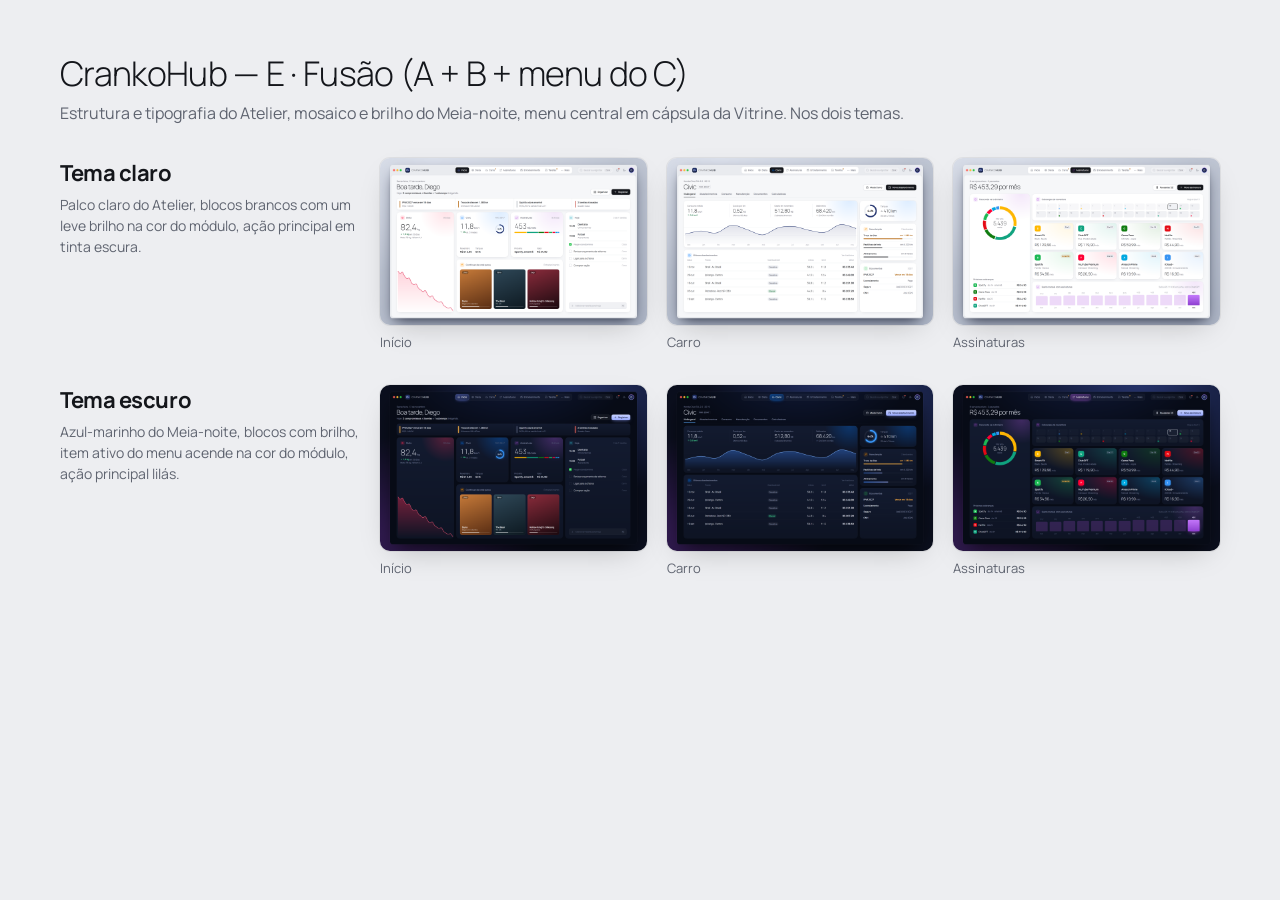
<file: Redesign/visao-fusao.html>
<!doctype html>
<html lang="pt-BR">
<head>
<meta charset="utf-8">
<title>CrankoHub — conceitos de redesign</title>
<link href="https://fonts.googleapis.com/css2?family=Manrope:wght@300..800&display=block" rel="stylesheet">
<style>
  body { margin: 0; padding: 50px 60px; background: #EDEEF1; font-family: Manrope, sans-serif; color: #14161B; }
  h1 { font-size: 34px; font-weight: 300; letter-spacing: -.02em; margin: 0 0 6px; }
  .intro { color: #5F6470; margin: 0 0 34px; font-size: 16px; }
  .linha { display: grid; grid-template-columns: 300px repeat(3, 1fr); gap: 20px; align-items: start; margin-bottom: 34px; }
  .nome b { display: block; font-size: 22px; font-weight: 700; letter-spacing: -.02em; }
  .nome p { color: #5F6470; margin: 6px 0 0; font-size: 14px; line-height: 1.5; }
  img { width: 100%; border-radius: 10px; box-shadow: 0 0 0 1px #0000000f, 0 10px 30px -14px #0004; display: block; }
  .rot { font-size: 13px; color: #5F6470; margin-top: 8px; }
</style>
</head>
<body>
<h1>CrankoHub — E · Fusão (A + B + menu do C)</h1>
<p class="intro">Estrutura e tipografia do Atelier, mosaico e brilho do Meia-noite, menu central em cápsula da Vitrine. Nos dois temas.</p>
<div id="linhas"></div>
<script>
const c = [
  ["claro", "Tema claro", "Palco claro do Atelier, blocos brancos com um leve brilho na cor do módulo, ação principal em tinta escura."],
  ["escuro", "Tema escuro", "Azul-marinho do Meia-noite, blocos com brilho, item ativo do menu acende na cor do módulo, ação principal lilás."],
];
document.getElementById("linhas").innerHTML = c.map(([id, n, d]) => `<div class="linha"><div class="nome"><b>${n}</b><p>${d}</p></div>${["inicio", "carro", "assinaturas"].map(t => `<div><img src="imagens/e-fusao-${t}-${id}.png"><div class="rot">${{ inicio: "Início", carro: "Carro", assinaturas: "Assinaturas" }[t]}</div></div>`).join("")}</div>`).join("");
</script>
</body>
</html>
</file>
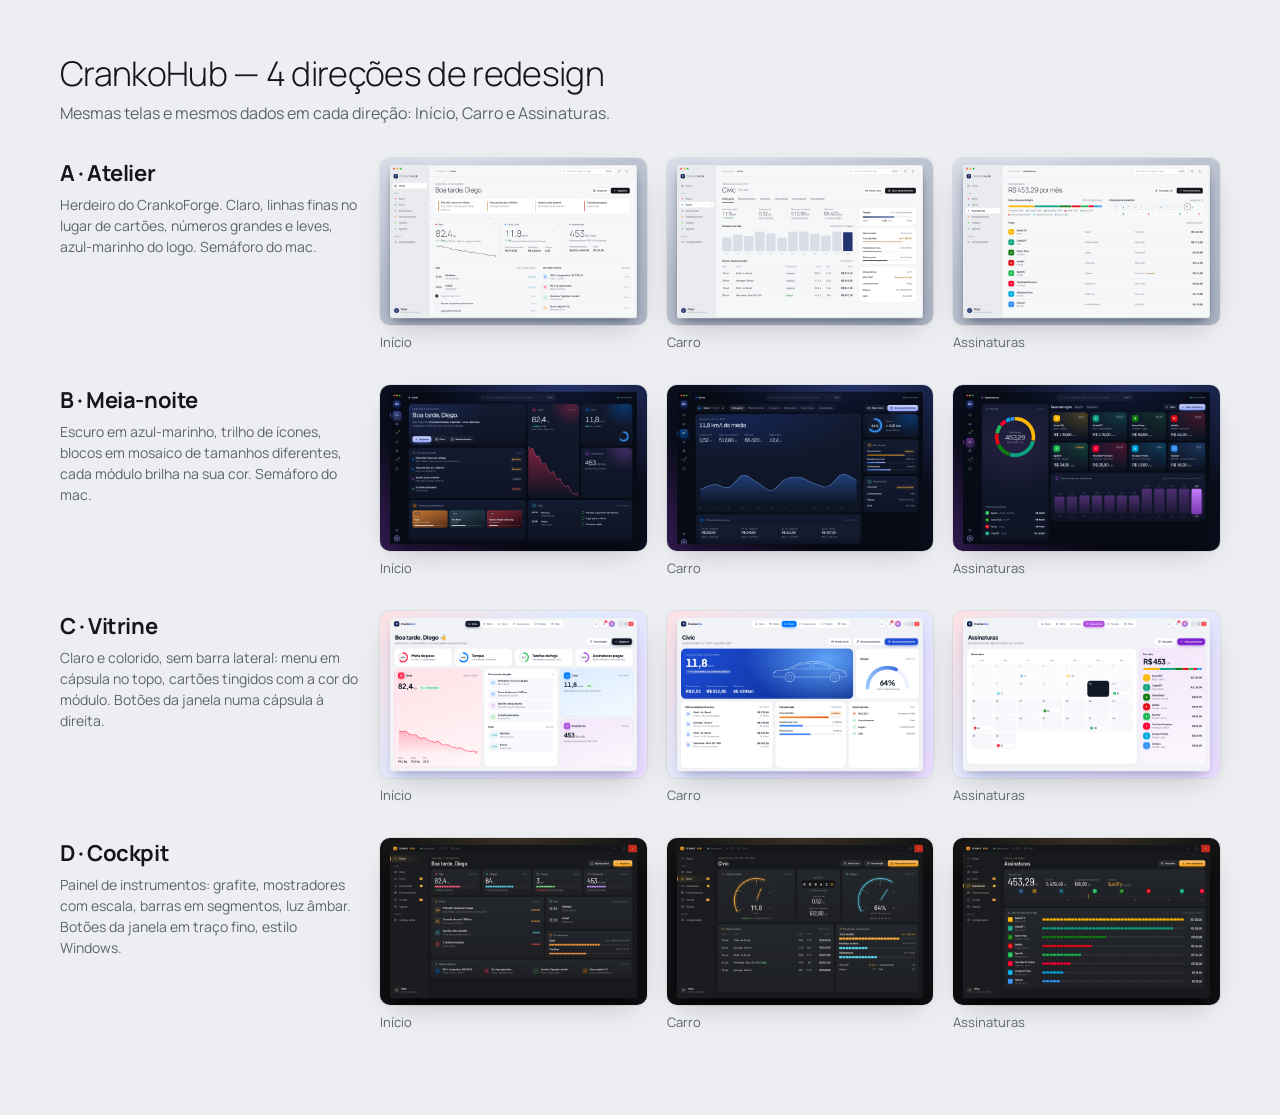
<file: Redesign/visao-geral.html>
<!doctype html>
<html lang="pt-BR">
<head>
<meta charset="utf-8">
<title>CrankoHub — conceitos de redesign</title>
<link href="https://fonts.googleapis.com/css2?family=Manrope:wght@300..800&display=block" rel="stylesheet">
<style>
  body { margin: 0; padding: 50px 60px; background: #EDEEF1; font-family: Manrope, sans-serif; color: #14161B; }
  h1 { font-size: 34px; font-weight: 300; letter-spacing: -.02em; margin: 0 0 6px; }
  .intro { color: #5F6470; margin: 0 0 34px; font-size: 16px; }
  .linha { display: grid; grid-template-columns: 300px repeat(3, 1fr); gap: 20px; align-items: start; margin-bottom: 34px; }
  .nome b { display: block; font-size: 22px; font-weight: 700; letter-spacing: -.02em; }
  .nome p { color: #5F6470; margin: 6px 0 0; font-size: 14px; line-height: 1.5; }
  img { width: 100%; border-radius: 10px; box-shadow: 0 0 0 1px #0000000f, 0 10px 30px -14px #0004; display: block; }
  .rot { font-size: 13px; color: #5F6470; margin-top: 8px; }
</style>
</head>
<body>
<h1>CrankoHub — 4 direções de redesign</h1>
<p class="intro">Mesmas telas e mesmos dados em cada direção: Início, Carro e Assinaturas.</p>
<div id="linhas"></div>
<script>
const c = [
  ["a-atelier", "A · Atelier", "Herdeiro do CrankoForge. Claro, linhas finas no lugar de cartões, números grandes e leves, azul-marinho do logo. Semáforo do mac."],
  ["b-meia-noite", "B · Meia-noite", "Escuro em azul-marinho, trilho de ícones, blocos em mosaico de tamanhos diferentes, cada módulo brilha na sua cor. Semáforo do mac."],
  ["c-vitrine", "C · Vitrine", "Claro e colorido, sem barra lateral: menu em cápsula no topo, cartões tingidos com a cor do módulo. Botões da janela numa cápsula à direita."],
  ["d-cockpit", "D · Cockpit", "Painel de instrumentos: grafite, mostradores com escala, barras em segmentos, luz âmbar. Botões da janela em traço fino, estilo Windows."],
];
document.getElementById("linhas").innerHTML = c.map(([id, n, d]) => `<div class="linha"><div class="nome"><b>${n}</b><p>${d}</p></div>${["inicio", "carro", "assinaturas"].map(t => `<div><img src="imagens/${id}-${t}.png"><div class="rot">${{ inicio: "Início", carro: "Carro", assinaturas: "Assinaturas" }[t]}</div></div>`).join("")}</div>`).join("");
</script>
</body>
</html>
</file>
